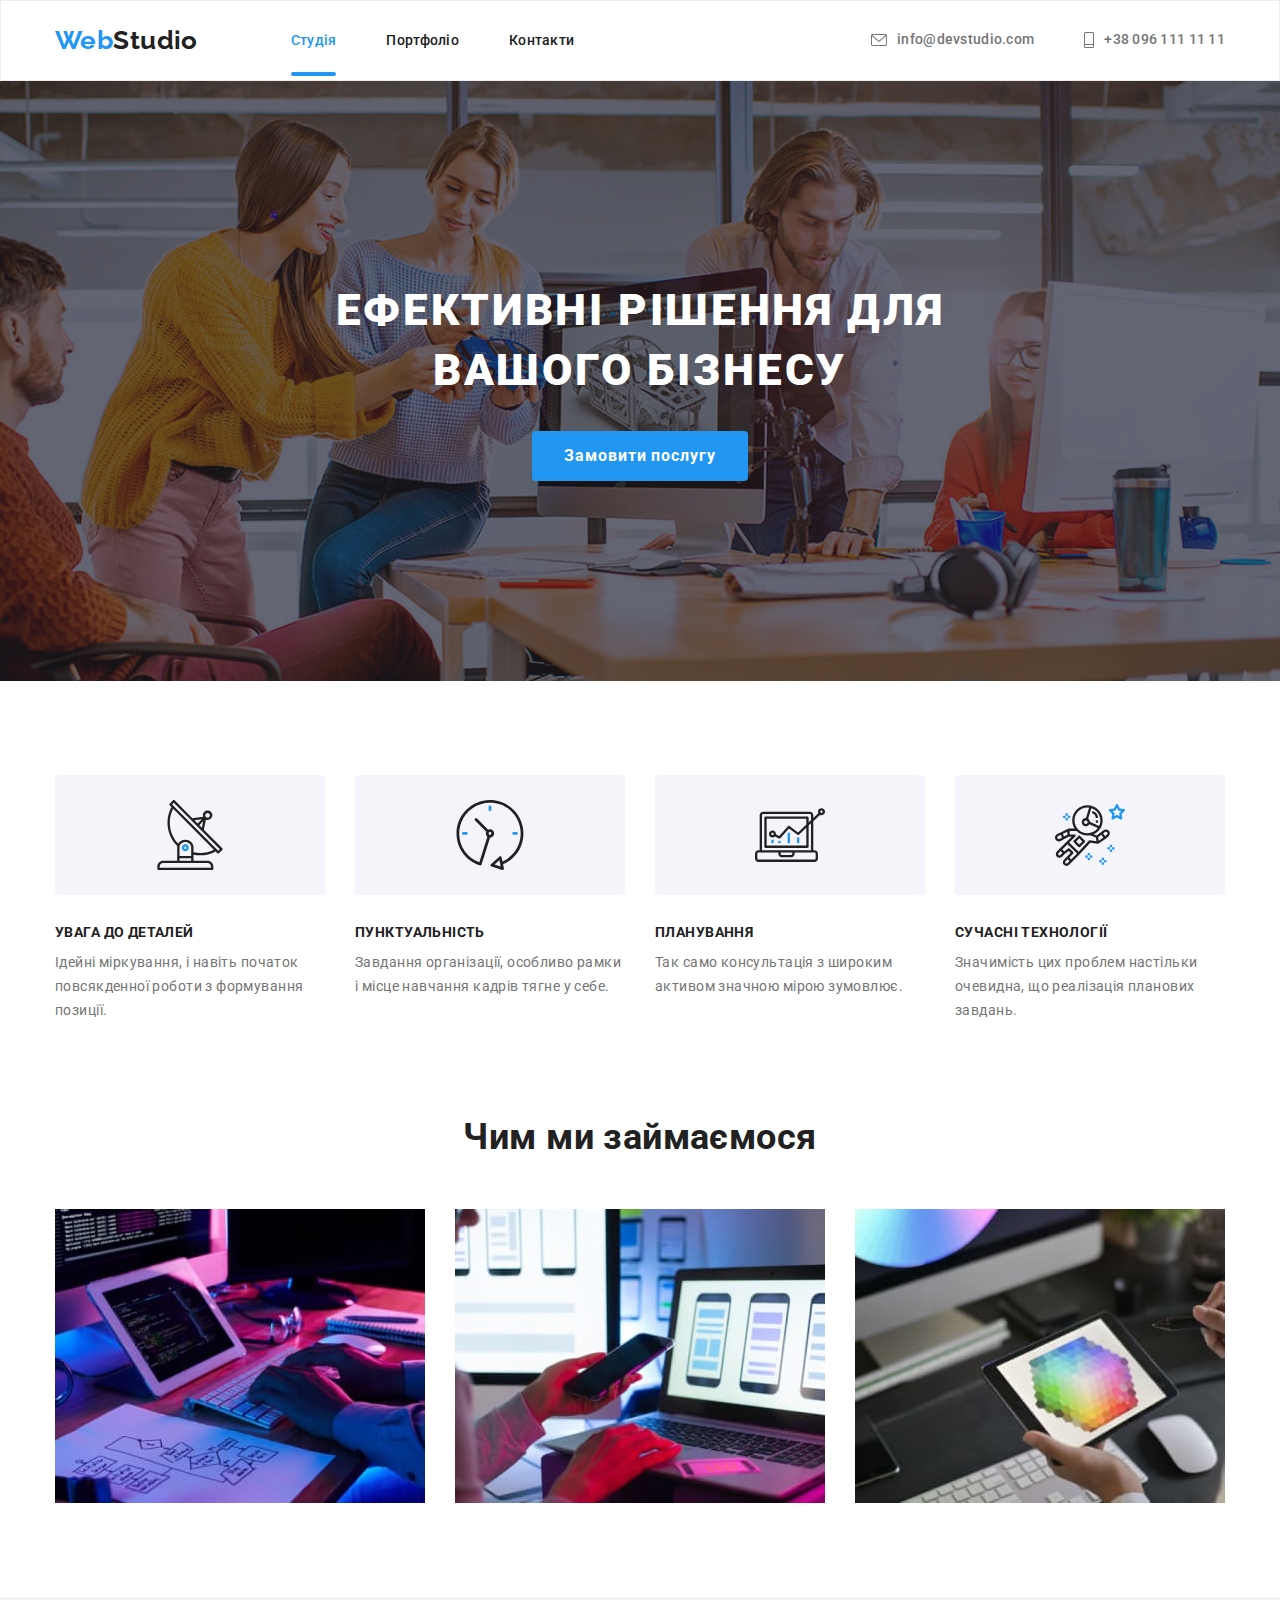
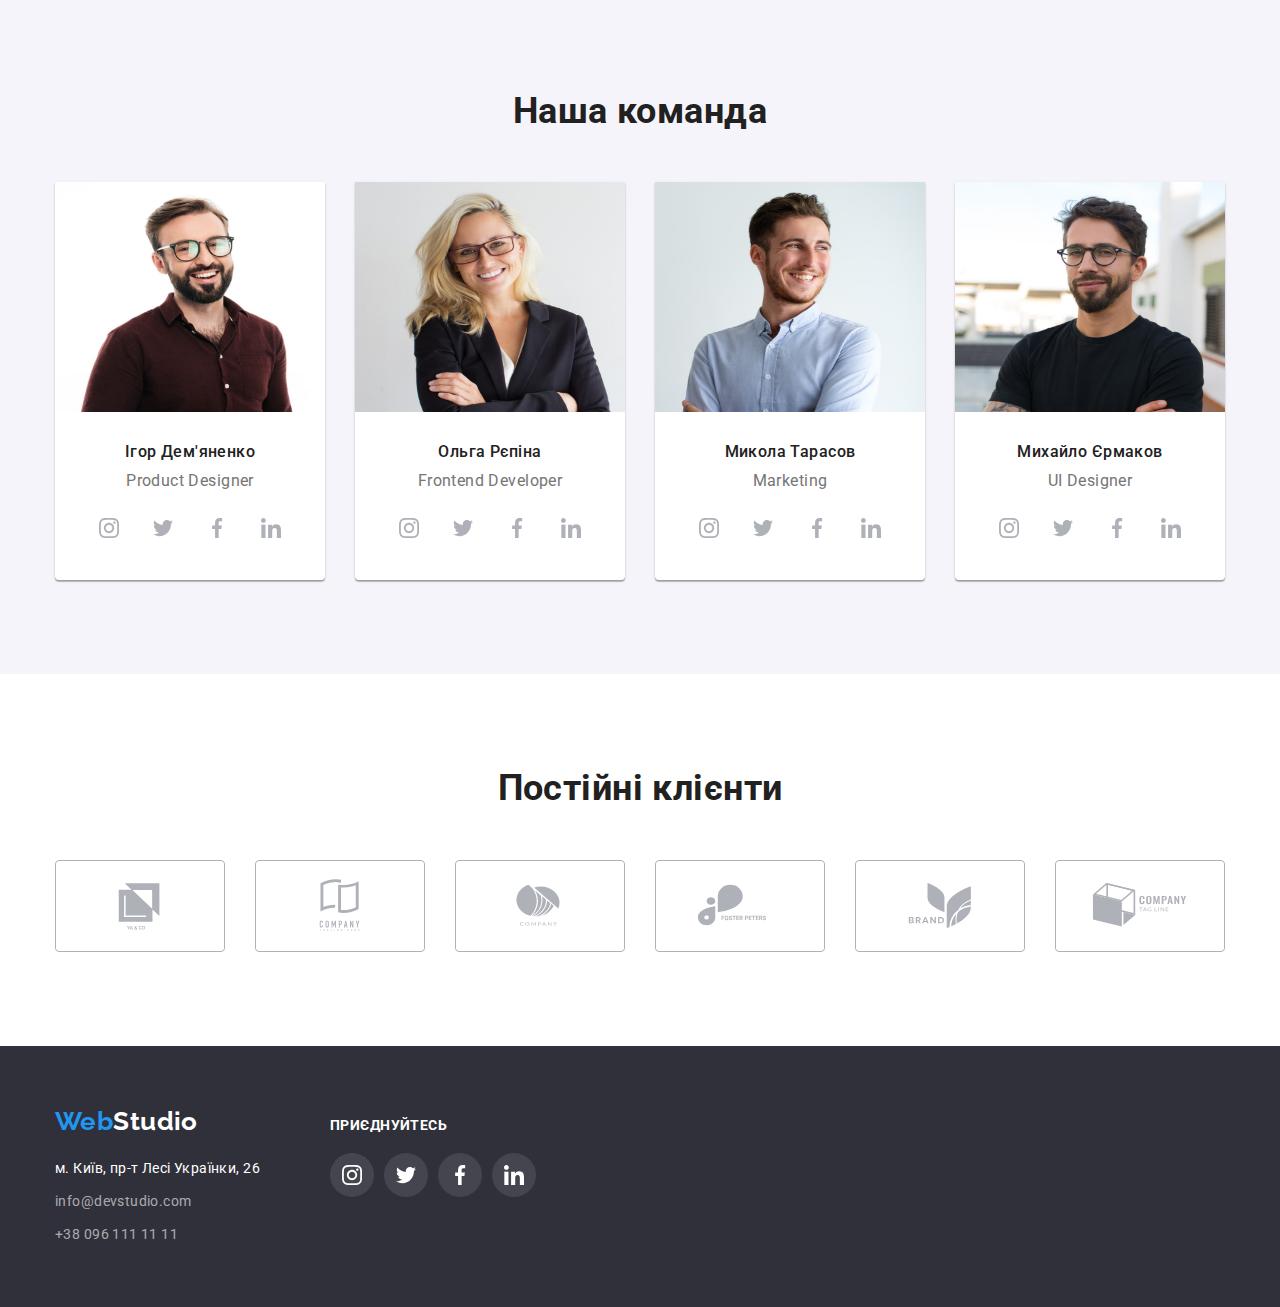
<file: index.html>
<!DOCTYPE html>
<html lang="uk">
  <head>
    <meta charset="utf-8" />
    <meta name="viewport" content="width=device-width, initial-scale=1.0" />
    <title>webstudio</title>

    <!--font-famali-->

    <link rel="preconnect" href="https://fonts.googleapis.com" />
    <link rel="preconnect" href="https://fonts.gstatic.com" crossorigin />
    <link
      href="https://fonts.googleapis.com/css2?family=Raleway:wght@700&family=Roboto:wght@400;500;700;900&display=swap"
      rel="stylesheet"
    />
    <link rel="stylesheet" href="https://cdn.jsdelivr.net/npm/modern-normalize@1.1.0/modern-normalize.min.css">
  
    <!--styles-->
    <link rel="stylesheet" href="./css/styles.css" />
  </head>

  <body>
    <!--heder-->
    <header class="header">
      <div class="container">
        <nav class="header-nav">
        <a class="logo link" href="./index.html">
          <span class="accent">Web</span>Studio</a
        >
        <ul class="header-menu list">
          <li class="header-menu-item">
            <a class="header-menu-link link current" href="./index.html">Студія</a>
          </li>
          <li class="header-menu-item">
            <a class="header-menu-link link " href="./portfolio.html"
              >Портфоліо</a
            >
          </li>
          <li class="header-menu-item">
            <a class="header-menu-link link" href="#">Контакти</a>
          </li>
        </ul>
      </nav>
      <ul class="contacts list">
        <li class="contact-item">
          <a class="contact-link link" href="mailto:info@devstudio.com"
            >
            <svg aria-label="лого почти" class="mail-logo">
              <use href="./img/sprite.svg#icon-envelope"></use>
            </svg>
            info@devstudio.com</a
          >
        </li>
        <li class="contact-item">
          <a class="contact-link link" href="tel:+380961111111">
 <svg aria-label="лого телефона" class="tel-logo">
              <use href="./img/sprite.svg#icon-Vector"
             ></use>
            </svg>
            
            +38 096 111 11 11</a
          >
        </li>
      </ul>
    </div>
      
    </header>

    <!--main-->
    <main class="main">
      <!--section 1-->
      
         <section class="main-section secttion">
          <div class="container"> 
            <h1 class="section-text">Ефективні рішення для вашого бізнесу</h1>
        <button class="section-btn" type="button" data-modal-open>Замовити послугу</button>
      </div>
       
      </section>
    
     
      <!--section 2-->
      <section class="main-about secttion">
        <div class="container">
         
<h2 class="text-main-about">Особливості</h2>
        <ul class="about-menu list">
          
          <li class="about-menu-item">
            <div class="about-link">
            <svg aria-label="aнтена" class="about-icon">
              <use href="./img/sprite.svg#icon-antenna"></use>
            </svg>
          </div>
            <h3 class="title-about">УВАГА ДО ДЕТАЛЕЙ</h3>
            <p class="text-about">
              Ідейні міркування, і навіть початок повсякденної роботи з
              формування позиції.
            </p>
          </li>
          <li class="about-menu-item">
            <div class="about-link">
            <svg aria-label="" class="about-icon">
              <use href="./img/sprite.svg#icon-clock"></use>
            </svg>
          </div>
            <h3 class="title-about">ПУНКТУАЛЬНІСТЬ</h3>
            <p class="text-about">
              Завдання організації, особливо рамки і місце навчання кадрів тягне
              у себе.
            </p>
          </li>
          <li class="about-menu-item">
            <div class="about-link">
            <svg aria-label="" class="about-icon">
              <use href="./img/sprite.svg#icon-diagram"></use>
            </svg>
          </div>
            <h3 class="title-about">ПЛАНУВАННЯ</h3>
            <p class="text-about">
              Так само консультація з широким активом значною мірою зумовлює.
            </p>
          </li>
          <li class="about-menu-item">
            <div class="about-link">
            <svg aria-label="" class="about-icon">
              <use href="./img/sprite.svg#icon-astronaut"></use>
            </svg>
          </div>
            <h3 class="title-about">СУЧАСНІ ТЕХНОЛОГІЇ</h3>
            <p class="text-about">
              Значимість цих проблем настільки очевидна, що реалізація планових
              завдань.
            </p>
          </li>
        </ul>
      </section>
        </div>
        
      <!--section 3-->
      <section class="doing secttion">
        <div class="container">
 <h2 class="section-title">Чим ми займаємося</h2>
        <ul class="doing-menu list">
          <li class="doing-item">
            <img
              class="doing-img"
              src="./img/img1.jpg"
              alt="Людина працює за комп'ютером"
              width="370"
              height="294"
            />
          </li>
          <li class="doing-item">
            <img
              class="doing-img"
              src="./img/img2.jpg"
              alt="Людина працює за ноутбуком"
              width="370"
              height="294"
            />
          </li>
          <li class="doing-item">
            <img
              class="doing-img"
              src="./img/img3.jpg"
              alt="Людина дивиться на відтінки кольорів на планшеті"
              width="370"
              height="294"
            />
          </li>
        </ul>
      </section>
        </div>
       
      <!--section 4-->
      <section class="team secttion">
        <div class="container">
   <h2 class="section-title">Наша команда</h2>
        <ul class="photo-team list">
          <li class="team-item">
            <img
              class="team-img"
              src="./img/card-1.jpg"
              alt=" Фото Ігоря Дем'яненко"
              width="270"
              height="260"
            />
            <h3 class="name">Ігор Дем'яненко</h3>
            <p class="profession">Product Designer</p>
            <ul class="social-list list">
              <li class="social-list-item">
                <a href="" class="social-list-link">
                  <svg aria-label="іконка інстаграм" class="social-list-icon">
                    <use href="./img/sprite.svg#icon-instagram"></use>
                  </svg>
                </a>
              </li>
              <li class="social-list-item">
                <a href="" class="social-list-link">
                  <svg aria-label="іконка твітер" class="social-list-icon">
                    <use href="./img/sprite.svg#icon-twitter"></use>
                  </svg>
                </a>
              </li>
              <li class="social-list-item">
                <a href="" class="social-list-link">
                  <svg aria-label="іконка фейсбук" class="social-list-icon">
                    <use href="./img/sprite.svg#icon-facebook"></use>
                  </svg>
                </a>
              </li>
              <li class="social-list-item">
                <a href="" class="social-list-link">
                  <svg aria-label="іконка лінкед" class="social-list-icon">
                    <use href="./img/sprite.svg#icon-linkedin"></use>
                  </svg>
                </a>
              </li>
            </ul>
          </li>

          <li class="team-item">
            <img
              class="team-img"
              src="./img/card-2.jpg"
              alt="Фото Ольгі Рєпіной"
              width="270"
              height="260"
            />
            <h3 class="name">Ольга Рєпіна</h3>
            <p class="profession">Frontend Developer</p>
                        <ul class="social-list list">
              <li class="social-list-item">
                <a href="" class="social-list-link">
                  <svg aria-label="іконка інстаграм" class="social-list-icon">
                    <use href="./img/sprite.svg#icon-instagram"></use>
                  </svg>
                </a>
              </li>
              <li class="social-list-item">
                <a href="" class="social-list-link">
                  <svg aria-label="іконка твітер" class="social-list-icon">
                    <use href="./img/sprite.svg#icon-twitter"></use>
                  </svg>
                </a>
              </li>
              <li class="social-list-item">
                <a href="" class="social-list-link">
                  <svg aria-label="іконка фейсбук" class="social-list-icon">
                    <use href="./img/sprite.svg#icon-facebook"></use>
                  </svg>
                </a>
              </li>
              <li class="social-list-item">
                <a href="" class="social-list-link">
                  <svg aria-label="іконка лінкед" class="social-list-icon">
                    <use href="./img/sprite.svg#icon-linkedin"></use>
                  </svg>
                </a>
              </li>
            </ul>
          </li>
          <li class="team-item">
            <img
              class="team-img"
              src="./img/card-3.jpg"
              alt="Фото Миколи Тарасова"
              width="270"
              height="260"
            />
            <h3 class="name">Микола Тарасов</h3>
            <p class="profession">Marketing</p>
                        <ul class="social-list list">
              <li class="social-list-item">
                <a href="" class="social-list-link">
                  <svg aria-label="іконка інстаграм" class="social-list-icon">
                    <use href="./img/sprite.svg#icon-instagram"></use>
                  </svg>
                </a>
              </li>
              <li class="social-list-item">
                <a href="" class="social-list-link">
                  <svg aria-label="іконка твітер" class="social-list-icon">
                    <use href="./img/sprite.svg#icon-twitter"></use>
                  </svg>
                </a>
              </li>
              <li class="social-list-item">
                <a href="" class="social-list-link">
                  <svg aria-label="іконка фейсбук" class="social-list-icon">
                    <use href="./img/sprite.svg#icon-facebook"></use>
                  </svg>
                </a>
              </li>
              <li class="social-list-item">
                <a href="" class="social-list-link">
                  <svg aria-label="іконка лінкед" class="social-list-icon">
                    <use href="./img/sprite.svg#icon-linkedin"></use>
                  </svg>
                </a>
              </li>
            </ul>
          </li>
          <li class="team-item">
            <img
              class="team-img"
              src="./img/card-4.jpg"
              alt="Фото Михайла Єрмакова"
              width="270"
              height="260"
            />
            <h3 class="name">Михайло Єрмаков</h3>
            <p class="profession">UI Designer</p>
                        <ul class="social-list list">
              <li class="social-list-item">
                <a href="" class="social-list-link">
                  <svg aria-label="іконка інстаграм" class="social-list-icon">
                    <use href="./img/sprite.svg#icon-instagram"></use>
                  </svg>
                </a>
              </li>
              <li class="social-list-item">
                <a href="" class="social-list-link">
                  <svg aria-label="іконка твітер" class="social-list-icon">
                    <use href="./img/sprite.svg#icon-twitter"></use>
                  </svg>
                </a>
              </li>
              <li class="social-list-item">
                <a href="" class="social-list-link">
                  <svg aria-label="іконка фейсбук" class="social-list-icon">
                    <use href="./img/sprite.svg#icon-facebook"></use>
                  </svg>
                </a>
              </li>
              <li class="social-list-item">
                <a href="" class="social-list-link">
                  <svg aria-label="іконка лінкед" class="social-list-icon">
                    <use href="./img/sprite.svg#icon-linkedin"></use>
                  </svg>
                </a>
              </li>
            </ul>
          </li>
        </ul>
          </div>
      </section>

      <!--section 5-->
      <section class="clients secttion">
        <div class="container">
          <h2 class="section-title">Постійні клієнти</h2>
       <ul class="clients-list list">
        <li class="clients-item">
          <a href="" class="clients-link">
            <svg aria-label="лого Ya and Co" class="clients-icon">
              <use href="./img/sprite.svg#icon-Logo"></use>
            </svg>
          </a>
        </li>
        <li class="clients-item">
          <a href="" class="clients-link">
            <svg aria-label="лого Tigline Hero" class="clients-icon">
              <use href="./img/sprite.svg#icon-Logo-2"></use>
            </svg>
          </a>
        </li>
        <li class="clients-item">
          <a href="" class="clients-link">
            <svg aria-label="лого company" class="clients-icon">
              <use href="./img/sprite.svg#icon-Logo-3"></use>
            </svg>
          </a>
        </li>
        <li class="clients-item">
          <a href="" class="clients-link">
            <svg aria-label="лого foster peters" class="clients-icon">
              <use href="./img/sprite.svg#icon-Logo-4"></use>
            </svg>
          </a>
        </li>
        <li class="clients-item">
          <a href="" class="clients-link">
            <svg aria-label="лого Brand" class="clients-icon">
              <use href="./img/sprite.svg#icon-Logo-5"></use>
            </svg>
          </a>
        </li>
        <li class="clients-item">
          <a href="" class="clients-link">
            <svg aria-label="лого Tag Line" class="clients-icon">
              <use href="./img/sprite.svg#icon-Logo-6"></use>
            </svg>
          </a>
        </li>
       </ul>
        </div>
       
      </section>
      
     
    </main>
    <!--footer-->
    <footer class="footer">
    <div class="container">
      <div class="footer-colum-left">
 <a class="logo-footer link" href="./index.html">
        <span class="accent">Web</span>Studio</a
      >
      <address>
        <ul class="address list">
          <li class="address-item">
            <a
              class="address-link link"
              href="https://goo.gl/maps/CPtrU1FHBa2aNyZL9"
              target="_blank"
              rel="noopener noreferrer nofollow"
              >м. Київ, пр-т Лесі Українки, 26</a
            >
          </li>
          <li class="address-item">
            <a class="contact-link-footer link" href="mailto:info@devstudio.com"
              >info@devstudio.com</a
            >
          </li>
          <li class="address-item">
            <a class="contact-link-footer link" href="tel:+380961111111"
              >+38 096 111 11 11</a
            >
          </li>
        </ul>
      </address>
      </div>
        <div class="footer-colum-right">
          <p class="footer-titel"> приєднуйтесь</p>
          <ul class="social-list list">
              <li class="social-item">
                <a href="" class="social-list-link footer-social-link">
                  <svg aria-label="іконка інстаграм" class="social-list-icon footer-social-icon">
                    <use href="./img/sprite.svg#icon-instagram"></use>
                  </svg>
                </a>
              </li>
              <li class="social-item">
                <a href="" class="social-list-link footer-social-link">
                  <svg aria-label="іконка твітер" class="social-list-icon footer-social-icon">
                    <use href="./img/sprite.svg#icon-twitter"></use>
                  </svg>
                </a>
              </li>
              <li class="social-item">
                <a href="" class="social-list-link footer-social-link">
                  <svg aria-label="іконка фейсбук" class="social-list-icon footer-social-icon">
                    <use href="./img/sprite.svg#icon-facebook"></use>
                  </svg>
                </a>
              </li>
              <li class="social-item">
                <a href="" class="social-list-link footer-social-link">
                  <svg aria-label="іконка лінкед" class="social-list-icon footer-social-icon">
                    <use href="./img/sprite.svg#icon-linkedin"></use>
                  </svg>
                </a>
              </li>
            </ul>
        </div>
       
    </div>

    </footer>

<div class="backdrop is-hidden" data-modal>
  <div class="modal">
    <button type="button" class="modal-close-btn" data-modal-close>
    <svg class="modal-close-icon">
      <use href="./img/sprite.svg#icon-close"></use>
    </svg>
    </button>
  </div>
</div>

<script src="./js/modal.js"></script>
  </body>
</html>
</file>
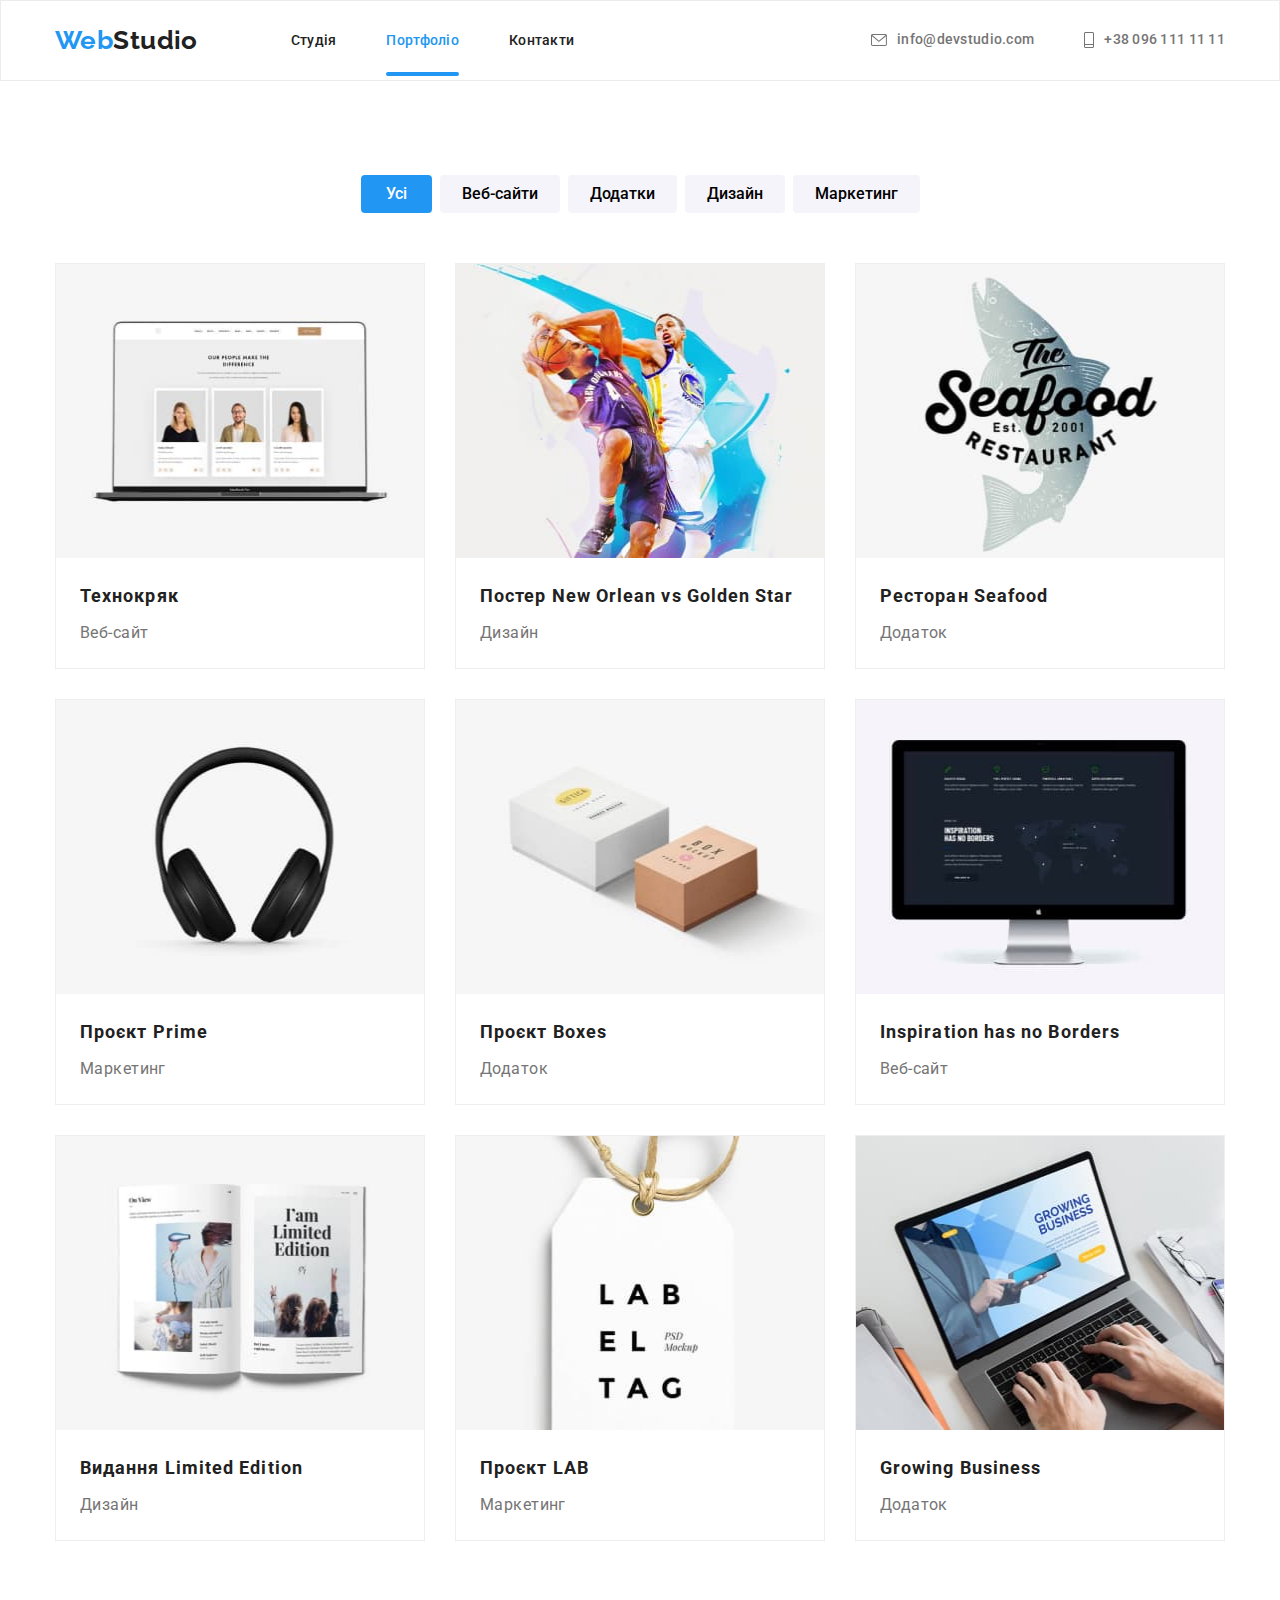
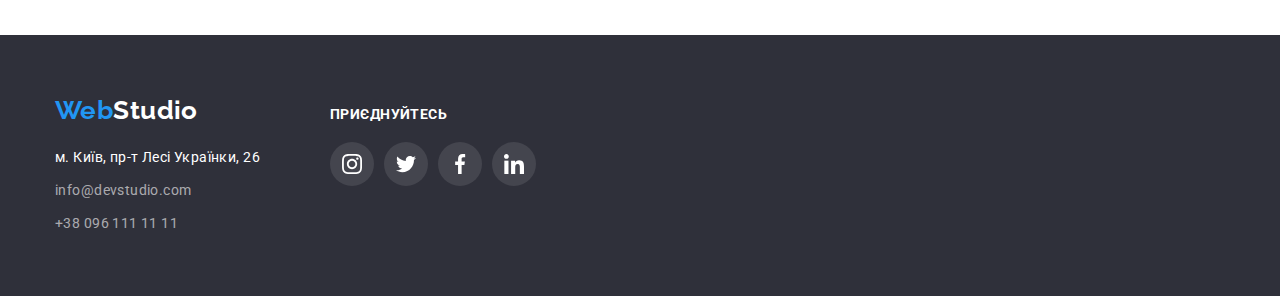
<file: portfolio.html>
<!DOCTYPE html>
<html lang="uk">
  <head>
    <meta charset="utf-8" />
    <meta name="viewport" content="width=device-width, initial-scale=1.0" />
    <title>webstudio</title>

    <!--font-famali-->

    <link rel="preconnect" href="https://fonts.googleapis.com" />
    <link rel="preconnect" href="https://fonts.gstatic.com" crossorigin />
    <link
      href="https://fonts.googleapis.com/css2?family=Raleway:wght@700&family=Roboto:wght@400;500;700;900&display=swap"
      rel="stylesheet"
    />
    <link rel="stylesheet" href="https://cdn.jsdelivr.net/npm/modern-normalize@1.1.0/modern-normalize.min.css">
    <!--styles-->
    <link rel="stylesheet" href="./css/styles.css" />
  </head>
 
  <body>
   <!--heder-->
    <header class="header">
      <div class="container">
        <nav class="header-nav">
        <a class="logo link" href="./index.html">
          <span class="accent">Web</span>Studio</a
        >
        <ul class="header-menu list">
          <li class="header-menu-item">
            <a class="header-menu-link link " href="./index.html">Студія</a>
          </li>
          <li class="header-menu-item">
            <a class="header-menu-link link current" href="./portfolio.html"
              >Портфоліо</a
            >
          </li>
          <li class="header-menu-item">
            <a class="header-menu-link link" href="#">Контакти</a>
          </li>
        </ul>
      </nav>
      <ul class="contacts list">
        <li class="contact-item">
          <a class="contact-link link" href="mailto:info@devstudio.com"
            >
            <svg aria-label="лого почти" class="mail-logo">
              <use href="./img/sprite.svg#icon-envelope"></use>
            </svg>
            info@devstudio.com</a
          >
        </li>
        <li class="contact-item">
          <a class="contact-link link" href="tel:+380961111111">
 <svg aria-label="лого телефона" class="tel-logo">
              <use href="./img/sprite.svg#icon-Vector"
             ></use>
            </svg>
            
            +38 096 111 11 11</a
          >
        </li>
      </ul>
    </div>
      
    </header>
    <!--main-->
    <main>
        <section class="main-portfolio-section secttion">
          
          <div class="container">
            <h1 class="portfolio">Портфоліо</h1>
 <ul class="portfolio-menu list">
                <li class="btn-item"><button class="portfolio-btn btn-all" type="button">Усі</button></li>
                <li class="btn-item"><button class="portfolio-btn" type="button">Веб-сайти</button></li>
                <li class="btn-item"><button class="portfolio-btn" type="button">Додатки</button></li>
                <li class="btn-item"><button class="portfolio-btn" type="button">Дизайн</button></li>
                <li class="btn-item"><button class="portfolio-btn" type="button">Маркетинг</button></li>
            </ul>

            <ul class="project-menu list">
                <li class="project-item">
                  <a href="" class="project-itom-link link">
                  <div class="project-menu-img-wrapper">
<img class="project-img" src="./img/portfolio-1.jpg" alt="відкритий ноутбук з веб-сайтом на екрані"/>
                   
                    <p class="overlay">
                      Ресурс пропонує комплексні пропозиції з різним рівнем функціоналу та сервісів. Все це дозволить відвідувачу отримати вичерпні відомості про компанію чи приватну особу.
                    </p>
                  </div>
                    
                    <div class="project-menu-content">
  <h2 class="name-project">Технокряк</h2>
                     <p class="name-poject-direction">Веб-сайт</p>
                    </div>
                   </a>

                </li>
                <li class="project-item">
                  <a href="" class="project-itom-link link">
                   <img class="project-img" src="./img/portfolio-2.jpg" alt="два баскетболісти боряться за мяч" 
                    width="370"
                    height="294"
                    />
                        <h2 class="name-project">Постер New Orlean vs Golden Star</h2>
                        <p class="name-poject-direction">Дизайн</p>

                        </a>

                </li>
                <li class="project-item">
                  <a href="" class="project-itom-link link">
                    <img class="project-img" src="./img/portfolio-3.jpg" alt="логотип ресторана seafood" 
                   
                    />
                        <h2 class="name-project">Ресторан Seafood</h2>
                        <p class="name-poject-direction">Додаток</p>
                        </a>

                </li>
                <li class="project-item">
                  <a href="" class="project-itom-link link">
                    <img class="project-img" src="./img/portfolio-4.jpg" alt="навушники"
                  />
                        <h2 class="name-project">Проєкт Prime</h2>
                        <p class="name-poject-direction">Маркетинг</p>
                        </a>

                </li>
                <li class="project-item">
                  <a href="" class="project-itom-link link">
                    <img class="project-img" src="./img/portfolio-5.jpg" alt="дві коробки"
                   />
                        <h2 class="name-project">Проєкт Boxes</h2>
                        <p class="name-poject-direction">Додаток</p>
                        </a>

                </li>
                <li class="project-item">
                  <a href="" class="project-itom-link link">
                    <img class="project-img" src="./img/portfolio-6.jpg" alt="монітор на якому відкрито сайт"
                    />
                        <h2 class="name-project">Inspiration has no Borders</h2>
                        <p class="name-poject-direction">Веб-сайт</p>
                        </a>

                </li>
                <li class="project-item">
                  <a href="" class="project-itom-link link">
                    <img class="project-img" src="./img/portfolio-7.jpg" alt="відкрита книга"
                    />
                        <h2 class="name-project">Видання Limited Edition</h2>
                        <p class="name-poject-direction">Дизайн</p>
                        </a>

                </li>
                <li class="project-item">
                  <a href="" class="project-itom-link link">
                    <img class="project-img" src="./img/portfolio-8.jpg" alt="бірка із логотипом lable"
                  />
                        <h2 class="name-project">Проєкт LAB</h2>
                        <p class="name-poject-direction">Маркетинг</p>
                        </a>

                </li>
                <li class="project-item">
                  <a href="" class="project-itom-link link">
                    <img class="project-img" src="./img/portfolio-9.jpg" alt="ноутбук з віткритим додатком"
                    />
                        <h2 class="name-project">Growing Business</h2>
                        <p class="name-poject-direction">Додаток</p>
                        </a>

                </li>
            </ul>
          </div>
           
        </section>
    </main>

  </body>

<!--footer-->
    <footer class="footer">
    <div class="container">
      <div class="footer-colum-left">
 <a class="logo-footer link" href="./index.html">
        <span class="accent">Web</span>Studio</a
      >
      <address>
        <ul class="address list">
          <li class="address-item">
            <a
              class="address-link link"
              href="https://goo.gl/maps/CPtrU1FHBa2aNyZL9"
              target="_blank"
              rel="noopener noreferrer nofollow"
              >м. Київ, пр-т Лесі Українки, 26</a
            >
          </li>
          <li class="address-item">
            <a class="contact-link-footer link" href="mailto:info@devstudio.com"
              >info@devstudio.com</a
            >
          </li>
          <li class="address-item">
            <a class="contact-link-footer link" href="tel:+380961111111"
              >+38 096 111 11 11</a
            >
          </li>
        </ul>
      </address>
      </div>
        <div class="footer-colum-right">
          <p class="footer-titel"> приєднуйтесь</p>
          <ul class="social-list list">
              <li class="social-item">
                <a href="" class="social-list-link footer-social-link">
                  <svg aria-label="іконка інстаграм" class="social-list-icon footer-social-icon">
                    <use href="./img/sprite.svg#icon-instagram"></use>
                  </svg>
                </a>
              </li>
              <li class="social-item">
                <a href="" class="social-list-link footer-social-link">
                  <svg aria-label="іконка твітер" class="social-list-icon footer-social-icon">
                    <use href="./img/sprite.svg#icon-twitter"></use>
                  </svg>
                </a>
              </li>
              <li class="social-item">
                <a href="" class="social-list-link footer-social-link">
                  <svg aria-label="іконка фейсбук" class="social-list-icon footer-social-icon">
                    <use href="./img/sprite.svg#icon-facebook"></use>
                  </svg>
                </a>
              </li>
              <li class="social-item">
                <a href="" class="social-list-link footer-social-link">
                  <svg aria-label="іконка лінкед" class="social-list-icon footer-social-icon">
                    <use href="./img/sprite.svg#icon-linkedin"></use>
                  </svg>
                </a>
              </li>
            </ul>
        </div>
       
    </div>

    </footer>
  </body>
</html>
</file>
<file: css/styles.css>
:root {
  --first-font: "Roboto", sans-serif;
  --second-font: "Raleway", sans-serif;
  --text-color-theme-dark: #ffffff;
  --main-text-color: #212121;
  --secondary-text-color: #757575;
  --accent-color: #2196f3;
  --transition-dur-func: 250ms cubic-bezier(0.4, 0, 0.2, 1);
}

body {
  background-color: var(--text-color-theme-dark);
  font-family: var(--first-font);
  font-size: 14px;
  color: var(--main-text-color);
  letter-spacing: 0.03em;
}
.accent {
  color: var(--accent-color);
}
h1,
h2,
h3,
h4,
p {
  margin-top: 0;
  margin-bottom: 0;
}
ul,
ol {
  margin-top: 0;
  margin-bottom: 0;
  padding-left: 0;
}
.link {
  text-decoration: none;
}
.list {
  list-style: none;
}
img {
  display: block;
}
button {
  cursor: pointer;
}
.container {
width: 1200px;
  margin-left: auto;
  margin-right: auto;
  padding-left: 15px;
  padding-right: 15px;
}
/* header */

.header {
  padding: 24px 0px;
  border: 1px solid #ECECEC;;
}
.header .container {
  display: flex;
    align-items: center;
    padding-left: 15px;
    padding-right: 15px;
        /* padding-top: 24px;
        padding-bottom: 25px; */
      }

.header-nav, 
.logo,
.header-menu,
 .contacts {
  display: flex;
  align-items: center;
}
.logo {
  font-family: var(--second-font);
  font-weight: 700;
  font-size: 26px;
  line-height: 1.19;
  color: var(--main-text-color);
  margin-right: 93px;
}
.header-menu {
  gap: 50px;
}

.header-menu-link {
  position: relative;
  /* display: inline-block; */
  font-weight: 500;
  line-height: 1.14;
  letter-spacing: 0.02em;
  padding-top: 28px;
  padding-bottom: 28px;
  color: var(--main-text-color);
  transition: color var(--transition-dur-func);
}

.header-menu-link:hover,
.header-menu-link:focus {
  color: var(--accent-color);
}
.header-menu-link:hover::after,
.header-menu-link:focus::after {
  content: "";
  position: absolute;
  bottom: 0;
  left: 0;
  width: 100%;
  height: 4px;
  border-radius: 2px;
  background-color: var(--accent-color);
}
.header-menu-link::after {
  content: "";
  transition: background-color var(--transition-dur-func);
}
.current {
  color: var(--accent-color);
}
.current::after {
  content: "";
    position: absolute;
    bottom: 0;
    left: 0;
    width: 100%;
    height: 4px;
    border-radius: 2px;
    background-color: var(--accent-color);
}

.contacts {
  margin-left: auto;
  gap: 50px;
}
.contact-link {
  font-weight: 500;
  line-height: 1.14;
  letter-spacing: 0.02em;

  color: var(--secondary-text-color);
  display: flex;
  align-items: center;
  transition: color var(--transition-dur-func);
}
.contact-link:hover,
.contact-link:focus {
  color: var(--accent-color);
}
.mail-logo {
  width: 16px;
  height: 12px;
  margin-right: 10px;
  fill: currentColor;
}
.tel-logo {
  width: 10px;
    height: 16px;
    margin-right: 10px;
    fill: currentColor;
}

/* main */
.secttion {
  padding-top: 94px;
  padding-bottom: 94px;
  /* padding-left: 15px;
  padding-right: 15px; */
}

/*section 1*/

.main-section {
  
  padding-top: 200px;
  padding-bottom: 200px;
background-image: linear-gradient(to bottom, rgba(47, 48, 58, 0.4), rgba(47, 48, 58, 0.4)),
 url('../img/bg-section-1.jpg');

 max-width: 1600px;
 margin: 0 auto;
background-size: cover;
background-repeat: no-repeat;
background-position: center;

background-color: #C4C4C4;
}
.section-text {
  font-weight: 900;
  font-size: 44px;
  line-height: 1.36;
  text-align: center;
  letter-spacing: 0.06em;
  text-transform: uppercase;

  color: var(--text-color-theme-dark);
  /* padding-left: 252px;
  padding-right: 252px; */
  margin-left: auto;
  margin-right: auto;
  Width: 696px;
  Height: 120px
}
.section-btn {
  font-weight: 700;
  font-size: 16px;
  line-height: 1.88;
  display: flex;
  align-items: center;
  text-align: center;
  letter-spacing: 0.06em;
margin: auto;
padding: 10px 32px 10px 32px;
margin-top: 30px;
border: none;
border-radius: 4px;

  color: var(--text-color-theme-dark);
  background-color: var(--accent-color);
}
.section-btn:hover,
.section-btn:focus {
  background-color: var(--accent-color);
}
/*section 2*/

.text-main-about {
  /* font-size: 0; */
position: absolute;
  width: 1px;
  height: 1px;
  margin: -1px;
  border: 0;
  padding: 0;

  white-space: nowrap;
  clip-path: inset(100%);
  clip: rect(0 0 0 0);
  overflow: hidden;
}
.about-menu {
  display: flex;
  gap: 30px;
}
.about-menu-item {
  width: 270px;
}
.about-link {
    display: flex;
      align-items: center;
      justify-content: center;
  /* width: 270px; */
  height: 120px;
  margin-bottom: 30px;
  background: #F5F4FA;
  border-radius: 4px;
}
.about-icon {
  width: 70px;
  height: 70px;
}

.title-about {
  line-height: 1.14;
  font-size: 14px;
  text-transform: uppercase;
  margin-bottom: 10px;
}
.text-about {
  font-weight: 400;
  line-height: 1.71;
  color: var(--secondary-text-color);
  width: 270px;
}

/*section 3*/
.doing {
  padding-top: 0;
}
.section-title {
  font-size: 36px;
  line-height: 1.16;
  text-align: center;
}
.doing-menu {
  display: flex;
  gap: 30px;
  margin-top: 50px;
}
/*section 4*/
.team {
  background: #F5F4FA;
}
.section-title {
  margin-bottom: 50px;
}

.team-item {
  background: #FFFFFF;
    /* material shadow v1 */
    box-shadow: 0px 1px 3px rgba(0, 0, 0, 0.12), 0px 1px 1px rgba(0, 0, 0, 0.14), 0px 2px 1px rgba(0, 0, 0, 0.2);
    border-radius: 0px 0px 4px 4px;
}

.team-img {
  padding-bottom: 30px;
}

.photo-team {
  display: flex;
  gap: 30px;
}
.name {
  font-weight: 500;
  font-size: 16px;
  line-height: 1.19;
  text-align: center;
  margin-bottom: 10px;
}
.profession {
  font-size: 16px;
  line-height: 1.19;
  text-align: center;
  margin-bottom: 16px;

  color: var(--secondary-text-color);
}
.social-list {
  display: flex;
  justify-content: center;
  gap: 10px;
  padding-bottom: 30px;
}
/* .social-list-item {
  padding-bottom: 30px;
} */
.social-list-link {
  display: flex;
  align-items: center;
  justify-content: center;
  width: 44px;
  height: 44px;
  border-radius: 50%;
  transition: background-color var(--transition-dur-func);
}
.social-list-link:hover,
.social-list-link:focus {
  background-color:var(--accent-color);
}
.social-list-link:hover .social-list-icon,
.social-list-link:focus .social-list-icon {
  fill: var(--text-color-theme-dark);
}
.social-list-icon {
  width: 20px;
  height: 20px;
  fill: #AFB1B8;
  transition: fill var(--transition-dur-func);
}
/*section 5*/
.clients-list {
  display: flex;
  justify-content: center;
  gap: 30px;
}
.clients-link {
  display: flex;
    align-items: center;
    justify-content: center;
  width: 170px;
  height: 92px;
  border: 1px solid #AFB1B8;
    border-radius: 4px;
    transition: border-color var(--transition-dur-func);
}

.clients-link:hover,
.clients-link:focus {
  border-color: var(--accent-color);
}

.clients-link:hover .clients-icon,
.clients-link:focus .clients-icon {
  fill: var(--accent-color);
}
.clients-icon {
  width: 106px;
  height: 60px;
  fill: #AFB1B8;
  transition: fill var(--transition-dur-func);
}

/*footer*/
.footer {
  background-color: #2f303a;
}
.footer {
  padding-top: 60px;
  padding-bottom: 60px;
}
.logo-footer {
  font-family: var(--second-font);
  font-weight: 700;
  font-size: 26px;
  line-height: 1.19;

  color: var(--text-color-theme-dark);
  
  display: block;
  margin-bottom: 20px;
}

.address :not(:last-child) {
  margin-bottom: 9px;
}
.address-link {
  font-style: normal;
  font-weight: 400;
  line-height: 1.71;

  color: var(--text-color-theme-dark);
}
/* .address-link:hover {
  color: var(--accent-color);
} */

.contact-link-footer {
  font-style: normal;
  font-weight: 400;
  line-height: 1.71;

  color: rgba(255, 255, 255, 0.6);
  transition: color var(--transition-dur-func);
}
.contact-link-footer:hover,
.contact-link-footer:focus {
  color: var(--accent-color);
}
.footer-titel {
color: var(--text-color-theme-dark);
  font-weight: 700;
  line-height: 16px;
  margin-bottom: 20px;
  text-transform: uppercase;
}
.footer-colum-left {
margin-right: 70px;
}
.footer-colum-right 

.footer-social-icon {
  fill: var(--text-color-theme-dark);
}

.footer-social-link {
  background-color: rgba(255, 255, 255, 0.1);
}
.social-list-link:hover,
.social-list-link:focus {
  background-color: var(--accent-color);
}

.social-list-link:hover .social-list-icon,
.social-list-link:focus .social-list-icon {
  fill: var(--text-color-theme-dark);
}
.footer .social-list {
  padding-bottom: 0;
}

.footer .container {
  display: flex;
  align-items: baseline;
}

.backdrop {
  position: fixed;
  top: 0;
  left: 0;
  z-index: 100;
  width: 100%;
  height: 100%;
  background: rgba(0, 0, 0, 0.2);
  transition: visibility 500ms ease, opacity 500ms ease;
}

.backdrop.is-hidden {
visibility: hidden;
opacity: 0;
pointer-events: none;
}

.modal {
  position: absolute;
  top: 50%;
  left: 50%;
  transform:translate(-50%, -50%);
  width: 528px;
  height: 581px;
  background-color: var(--text-color-theme-dark);
}

.modal-close-btn {
  position: absolute;
  top: 8px;
  right: 8px;
  display: flex;
  align-items: center;
  justify-content: center;
width: 30px;
height: 30px;
border-radius: 50%;
background-color: transparent;
border: 1px solid rgba(0, 0, 0, 0.1);
padding: 0;
}
.modal-close-icon {
  width: 18px;
  height: 18px;
}

/*main portfolio*/
.portfolio {
  /* font-size: 0; */
      position: absolute;
      width: 1px;
      height: 1px;
      margin: -1px;
      border: 0;
      padding: 0;
  
      white-space: nowrap;
      clip-path: inset(100%);
      clip: rect(0 0 0 0);
      overflow: hidden;
  
}
.portfolio-menu {
  display: flex;
justify-content: center;
  margin-bottom: 50px;
  gap: 8px;
  text-decoration: underline;
}
.main-portfolio-section {
  background-color: var(--text-color-theme-dark);
}

.portfolio-btn {
  font-weight: 500;
  font-size: 16px;
  line-height: 1.62;
  text-align: center;
border-radius: 4px;
  padding: 6px 22px 6px 22px;
    background: #F5F4FA;
    border: none;
    transition: background-color var(--transition-dur-func), color var(--transition-dur-func), box-shadow var(--transition-dur-func);
}

.btn-all {
  background-color: var(--accent-color);
  color: var(--text-color-theme-dark);
  padding: 6px 25px 6px 25px;
 
}

.portfolio-btn:hover,
.portfolio-btn:focus {
  background-color: var(--accent-color);
  color: var(--text-color-theme-dark);
  box-shadow: 0px 3px 1px rgba(0, 0, 0, 0.1), 0px 1px 2px rgba(0, 0, 0, 0.08), 0px 2px 2px rgba(0, 0, 0, 0.12);
}
.project-menu {
  display: flex;
  flex-wrap: wrap;
  gap: 30px;
}
  
.project-item {
  
  background: #FFFFFF;
    border: 1px solid #EEEEEE;
    width: calc((100% - 60px) / 3);
    transition: box-shadow var(--transition-dur-func);
}
.project-item:hover,
.project-item:focus {
  box-shadow: 0px 4px 4px rgba(0, 0, 0, 0.25);
}


.project-img {
width: 370px;
height: 294px;
  max-width: 100%;
  /* height: auto; */
}
.project-menu-img-wrapper {
  position: relative;
  overflow: hidden;
}

.overlay {
  position: absolute;
    top: 0;
    left: 0;
    font-weight: 400;
      font-size: 18px;
      line-height: 28px;
      height: 100%;
      width: 100%;

      letter-spacing: 0.03em;
   padding: 63px 24px 63px 24px;
    background: rgba(33, 150, 243, 0.9);
    color: var(--text-color-theme-dark);
    overflow: auto;
    transform: translateY(100%);
    transition: transform var(--transition-dur-func);
}
.project-item:hover .overlay {
  transform: translateY(0);
}

.name-project {
  font-weight: 700;
  font-size: 18px;
  line-height: 2;
  letter-spacing: 0.06em;
  padding: 20px 24px 0 24px;
  color: var(--main-text-color);
}
.name-poject-direction {
  font-size: 16px;
  line-height: 1.88;

  color: var(--secondary-text-color);
  margin-top: 4px;
  padding: 0 24px 20px 24px;
}
</file>
